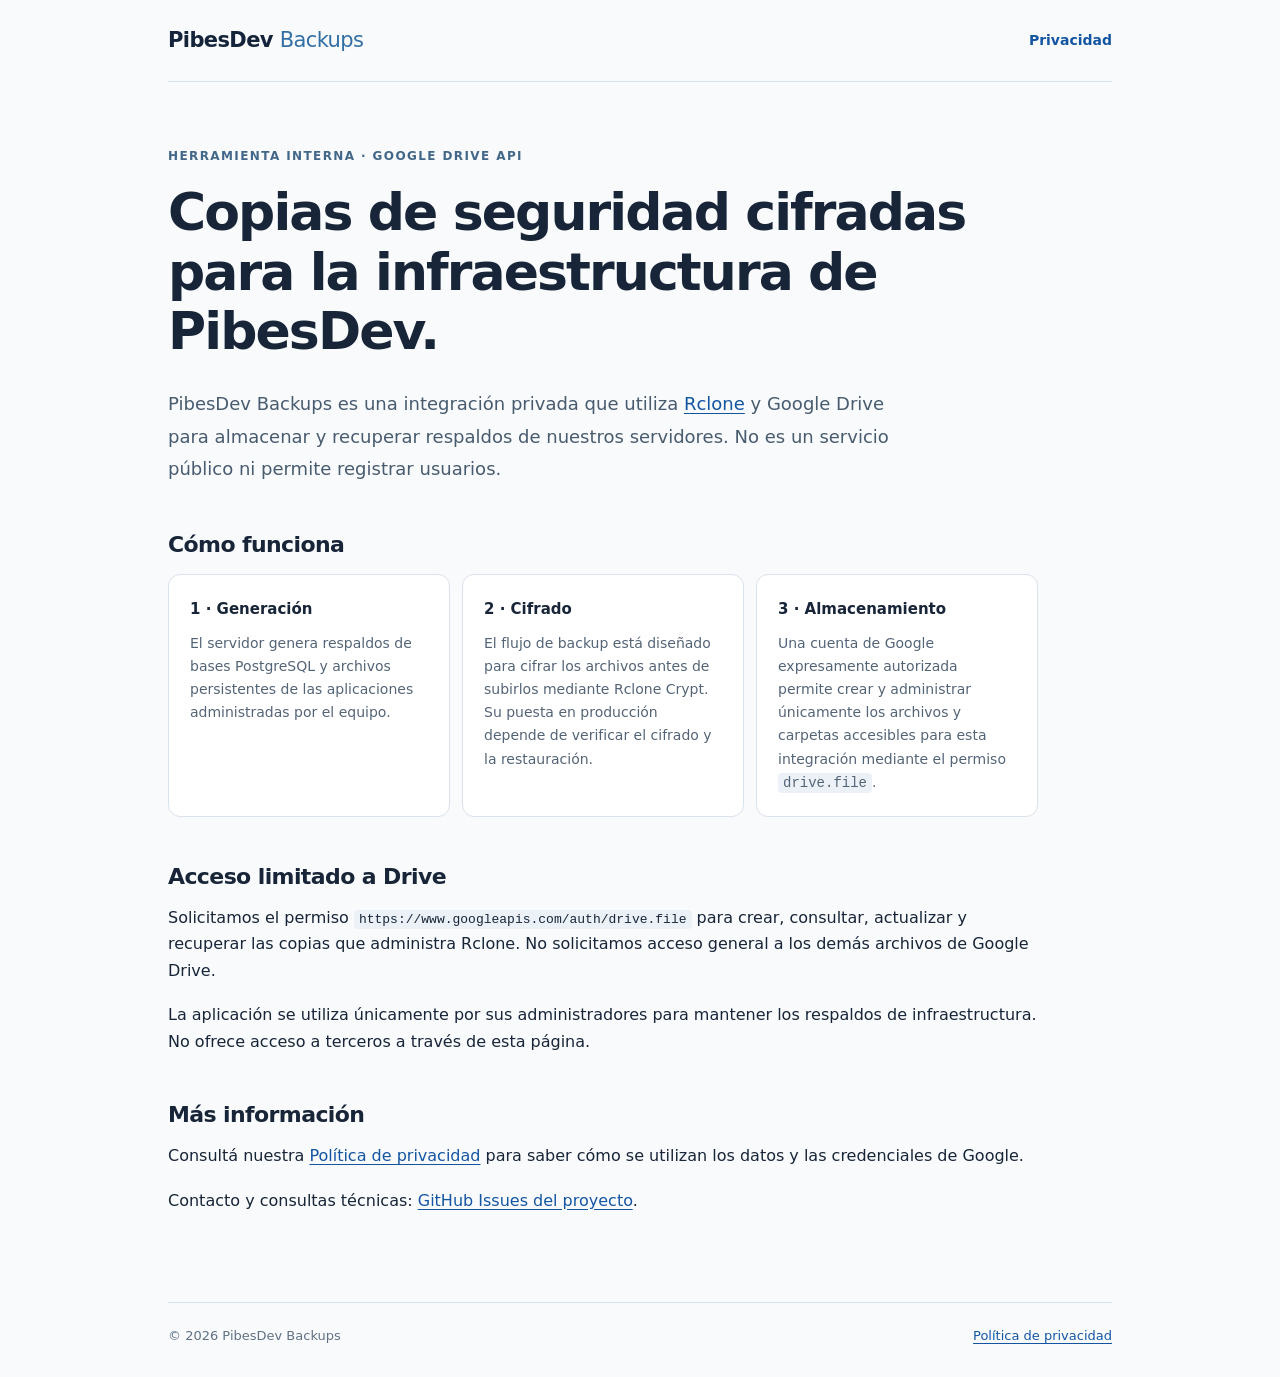
<file: index.html>
<!doctype html>
<html lang="es">
<head>
  <meta charset="utf-8">
  <meta name="viewport" content="width=device-width, initial-scale=1">
  <meta name="description" content="PibesDev Backups: herramienta privada para respaldos cifrados de servidores en Google Drive mediante Rclone.">
  <meta name="robots" content="index,follow">
  <title>PibesDev Backups — Copias de seguridad privadas</title>
  <link rel="stylesheet" href="styles.css">
</head>
<body>
  <div class="wrapper">
    <header class="topbar"><a class="brand" href="./">PibesDev <span>Backups</span></a><nav aria-label="Navegación"><a href="privacidad.html">Privacidad</a></nav></header>
    <main>
      <div class="eyebrow">Herramienta interna · Google Drive API</div>
      <h1>Copias de seguridad cifradas para la infraestructura de PibesDev.</h1>
      <p class="lead">PibesDev Backups es una integración privada que utiliza <a href="https://rclone.org/">Rclone</a> y Google Drive para almacenar y recuperar respaldos de nuestros servidores. No es un servicio público ni permite registrar usuarios.</p>
      <section aria-labelledby="funcionamiento">
        <h2 id="funcionamiento">Cómo funciona</h2>
        <div class="features">
          <div><strong>1 · Generación</strong><p>El servidor genera respaldos de bases PostgreSQL y archivos persistentes de las aplicaciones administradas por el equipo.</p></div>
          <div><strong>2 · Cifrado</strong><p>El flujo de backup está diseñado para cifrar los archivos antes de subirlos mediante Rclone Crypt. Su puesta en producción depende de verificar el cifrado y la restauración.</p></div>
          <div><strong>3 · Almacenamiento</strong><p>Una cuenta de Google expresamente autorizada permite crear y administrar únicamente los archivos y carpetas accesibles para esta integración mediante el permiso <code>drive.file</code>.</p></div>
        </div>
      </section>
      <section aria-labelledby="permisos">
        <h2 id="permisos">Acceso limitado a Drive</h2>
        <p>Solicitamos el permiso <code>https://www.googleapis.com/auth/drive.file</code> para crear, consultar, actualizar y recuperar las copias que administra Rclone. No solicitamos acceso general a los demás archivos de Google Drive.</p>
        <p>La aplicación se utiliza únicamente por sus administradores para mantener los respaldos de infraestructura. No ofrece acceso a terceros a través de esta página.</p>
      </section>
      <section aria-labelledby="informacion">
        <h2 id="informacion">Más información</h2>
        <p>Consultá nuestra <a href="privacidad.html">Política de privacidad</a> para saber cómo se utilizan los datos y las credenciales de Google.</p>
        <p>Contacto y consultas técnicas: <a href="https://github.com/Javier12301/pibesdev-backup/issues">GitHub Issues del proyecto</a>.</p>
      </section>
    </main>
    <footer><span>© 2026 PibesDev Backups</span><a href="privacidad.html">Política de privacidad</a></footer>
  </div>
</body>
</html>
</file>
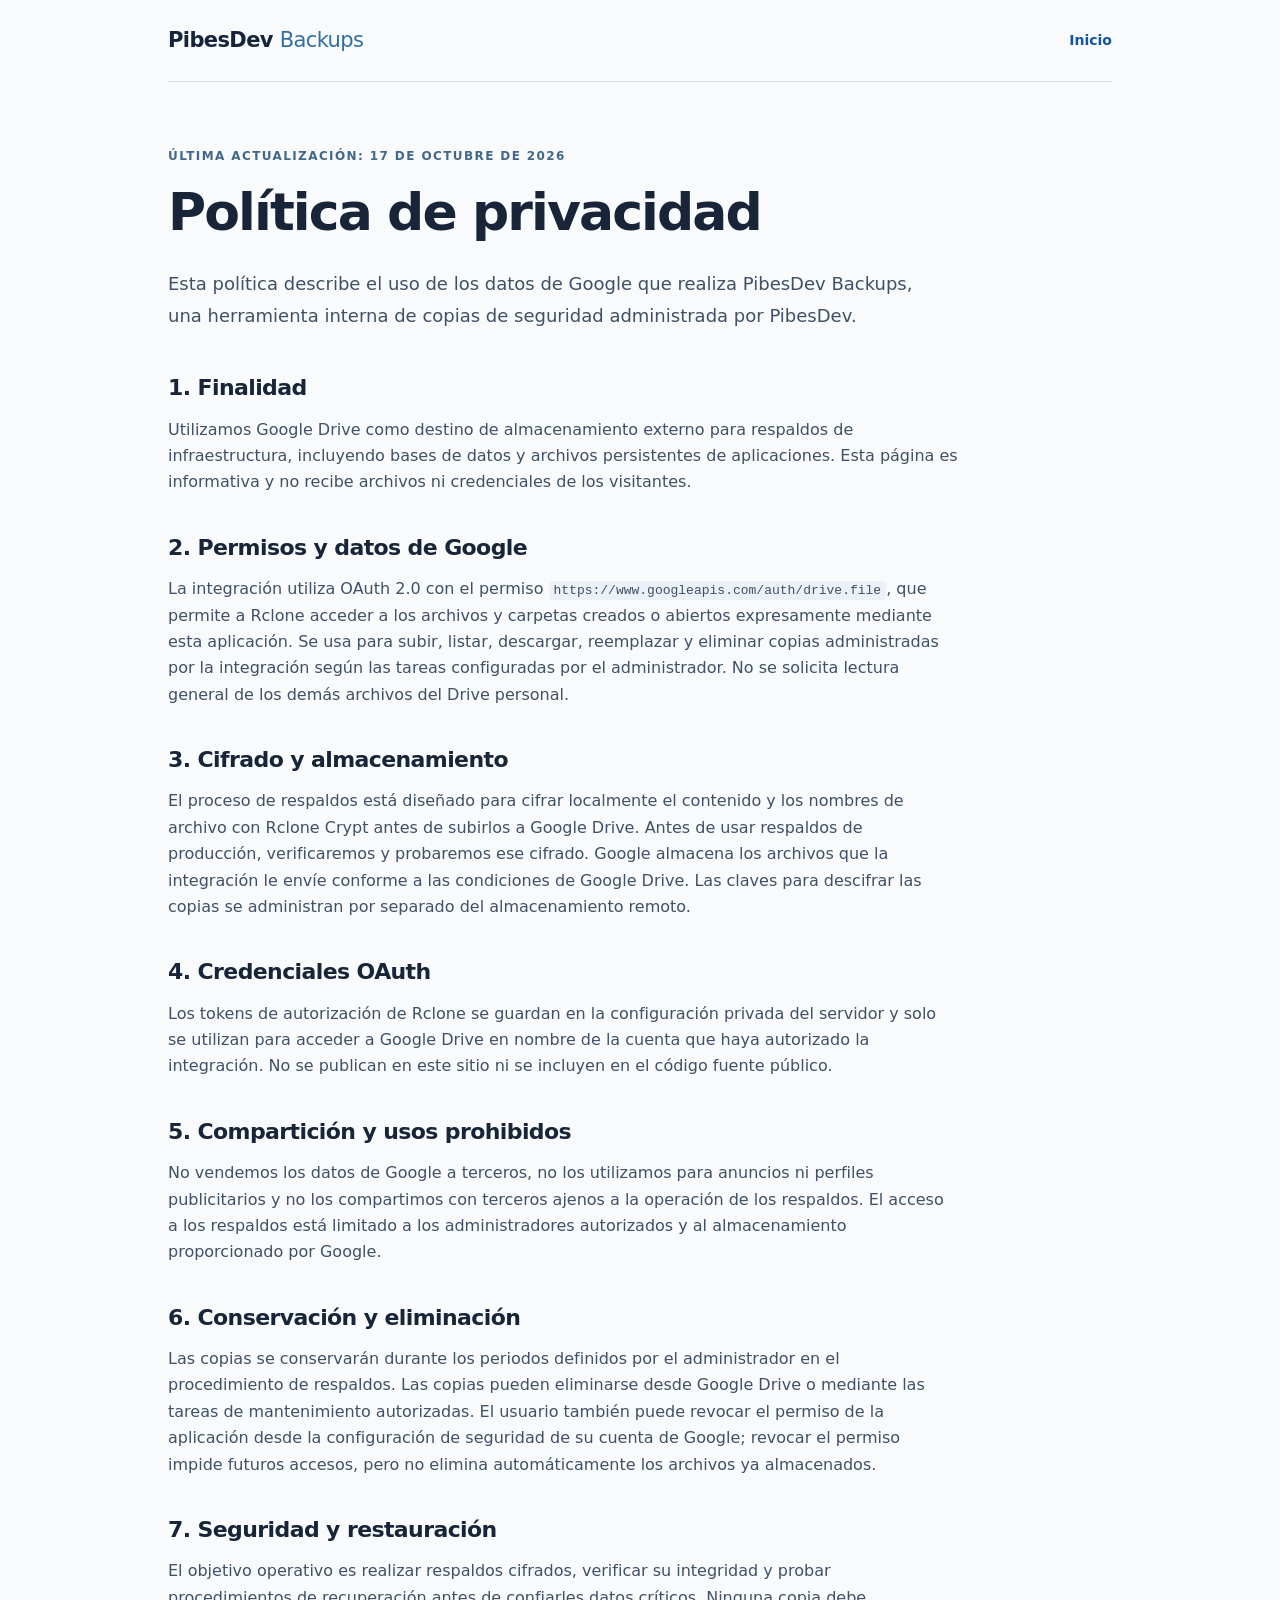
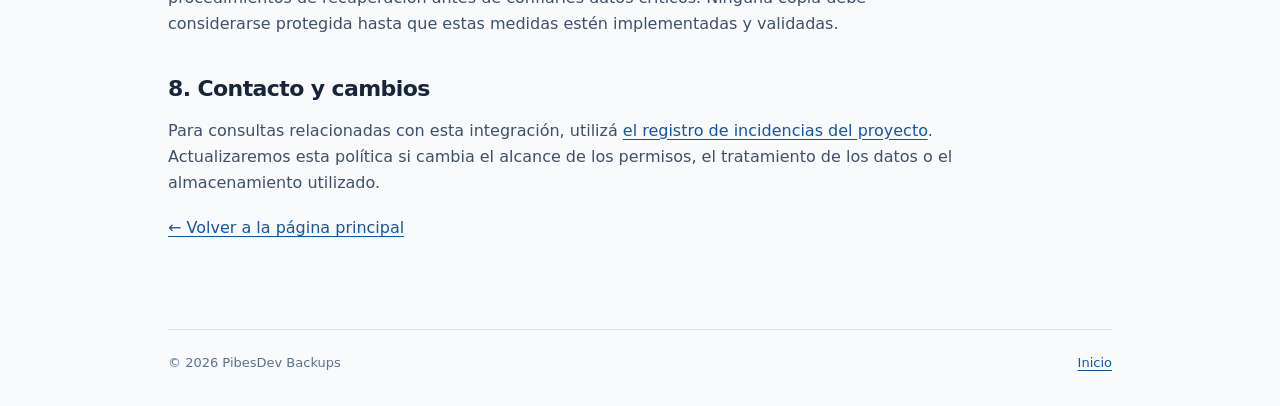
<file: privacidad.html>
<!doctype html>
<html lang="es">
<head>
  <meta charset="utf-8">
  <meta name="viewport" content="width=device-width, initial-scale=1">
  <meta name="description" content="Política de privacidad de la integración privada PibesDev Backups con Google Drive API.">
  <title>Política de privacidad — PibesDev Backups</title>
  <link rel="stylesheet" href="styles.css">
</head>
<body>
  <div class="wrapper">
    <header class="topbar"><a class="brand" href="./">PibesDev <span>Backups</span></a><nav aria-label="Navegación"><a href="./">Inicio</a></nav></header>
    <main class="policy">
      <div class="eyebrow">Última actualización: 17 de octubre de 2026</div>
      <h1>Política de privacidad</h1>
      <p class="lead">Esta política describe el uso de los datos de Google que realiza PibesDev Backups, una herramienta interna de copias de seguridad administrada por PibesDev.</p>
      <h2>1. Finalidad</h2>
      <p>Utilizamos Google Drive como destino de almacenamiento externo para respaldos de infraestructura, incluyendo bases de datos y archivos persistentes de aplicaciones. Esta página es informativa y no recibe archivos ni credenciales de los visitantes.</p>
      <h2>2. Permisos y datos de Google</h2>
      <p>La integración utiliza OAuth 2.0 con el permiso <code>https://www.googleapis.com/auth/drive.file</code>, que permite a Rclone acceder a los archivos y carpetas creados o abiertos expresamente mediante esta aplicación. Se usa para subir, listar, descargar, reemplazar y eliminar copias administradas por la integración según las tareas configuradas por el administrador. No se solicita lectura general de los demás archivos del Drive personal.</p>
      <h2>3. Cifrado y almacenamiento</h2>
      <p>El proceso de respaldos está diseñado para cifrar localmente el contenido y los nombres de archivo con Rclone Crypt antes de subirlos a Google Drive. Antes de usar respaldos de producción, verificaremos y probaremos ese cifrado. Google almacena los archivos que la integración le envíe conforme a las condiciones de Google Drive. Las claves para descifrar las copias se administran por separado del almacenamiento remoto.</p>
      <h2>4. Credenciales OAuth</h2>
      <p>Los tokens de autorización de Rclone se guardan en la configuración privada del servidor y solo se utilizan para acceder a Google Drive en nombre de la cuenta que haya autorizado la integración. No se publican en este sitio ni se incluyen en el código fuente público.</p>
      <h2>5. Compartición y usos prohibidos</h2>
      <p>No vendemos los datos de Google a terceros, no los utilizamos para anuncios ni perfiles publicitarios y no los compartimos con terceros ajenos a la operación de los respaldos. El acceso a los respaldos está limitado a los administradores autorizados y al almacenamiento proporcionado por Google.</p>
      <h2>6. Conservación y eliminación</h2>
      <p>Las copias se conservarán durante los periodos definidos por el administrador en el procedimiento de respaldos. Las copias pueden eliminarse desde Google Drive o mediante las tareas de mantenimiento autorizadas. El usuario también puede revocar el permiso de la aplicación desde la configuración de seguridad de su cuenta de Google; revocar el permiso impide futuros accesos, pero no elimina automáticamente los archivos ya almacenados.</p>
      <h2>7. Seguridad y restauración</h2>
      <p>El objetivo operativo es realizar respaldos cifrados, verificar su integridad y probar procedimientos de recuperación antes de confiarles datos críticos. Ninguna copia debe considerarse protegida hasta que estas medidas estén implementadas y validadas.</p>
      <h2>8. Contacto y cambios</h2>
      <p>Para consultas relacionadas con esta integración, utilizá <a href="https://github.com/Javier12301/pibesdev-backup/issues">el registro de incidencias del proyecto</a>. Actualizaremos esta política si cambia el alcance de los permisos, el tratamiento de los datos o el almacenamiento utilizado.</p>
      <p><a href="./">← Volver a la página principal</a></p>
    </main>
    <footer><span>© 2026 PibesDev Backups</span><a href="./">Inicio</a></footer>
  </div>
</body>
</html>
</file>
<file: styles.css>
:root { color-scheme: light; font-family: Inter, ui-sans-serif, system-ui, -apple-system, BlinkMacSystemFont, "Segoe UI", sans-serif; line-height: 1.65; font-synthesis: none; }
* { box-sizing: border-box; }
body { margin: 0; background: #f8fafc; color: #182538; }
a { color: #1455a2; text-underline-offset: 3px; }
a:hover { color: #0a376a; }
.wrapper { max-width: 1000px; padding: 0 28px; margin: auto; }
.topbar { display: flex; justify-content: space-between; align-items: center; min-height: 82px; border-bottom: 1px solid #dae2eb; }
.topbar a { text-decoration: none; }
.brand { color: #15243a; font-weight: 800; font-size: 21px; letter-spacing: -.6px; }
.brand span { color: #336fa5; font-weight: 500; }
.topbar nav { font-size: 14px; font-weight: 650; }
main { max-width: 870px; padding: 65px 0 70px; }
.eyebrow { color: #426789; text-transform: uppercase; font-size: 12px; font-weight: 750; letter-spacing: 1.4px; margin-bottom: 16px; }
h1 { font-size: clamp(34px, 5vw, 52px); letter-spacing: -1.9px; line-height: 1.15; margin: 0 0 26px; max-width: 800px; }
.lead { font-size: 18px; color: #485b6f; line-height: 1.8; max-width: 760px; margin: 0 0 38px; }
h2 { font-size: 22px; letter-spacing: -.6px; margin: 42px 0 10px; }
p { margin: 0 0 18px; }
.features { display: grid; grid-template-columns: repeat(3, minmax(0,1fr)); gap: 12px; }
.features > div { background: white; border: 1px solid #dae2eb; border-radius: 12px; padding: 21px; }
.features strong { font-size: 15px; }
.features p { font-size: 14px; margin: 10px 0 0; color: #546477; }
code { background: #ebf1f7; padding: 2px 5px; border-radius: 4px; overflow-wrap: anywhere; }
.policy { max-width: 790px; }
.policy h1 { margin-bottom: 25px; }
.policy h2 { margin-top: 34px; }
.policy p { color: #405065; }
footer { border-top: 1px solid #dae2eb; padding: 22px 0 32px; display: flex; justify-content: space-between; gap: 16px; font-size: 13px; color: #607184; }
@media (max-width: 650px) { .wrapper { padding: 0 18px; } main { padding: 44px 0; } .features { grid-template-columns: 1fr; } h1 { letter-spacing: -1.2px; } footer { flex-direction: column; } }
</file>
